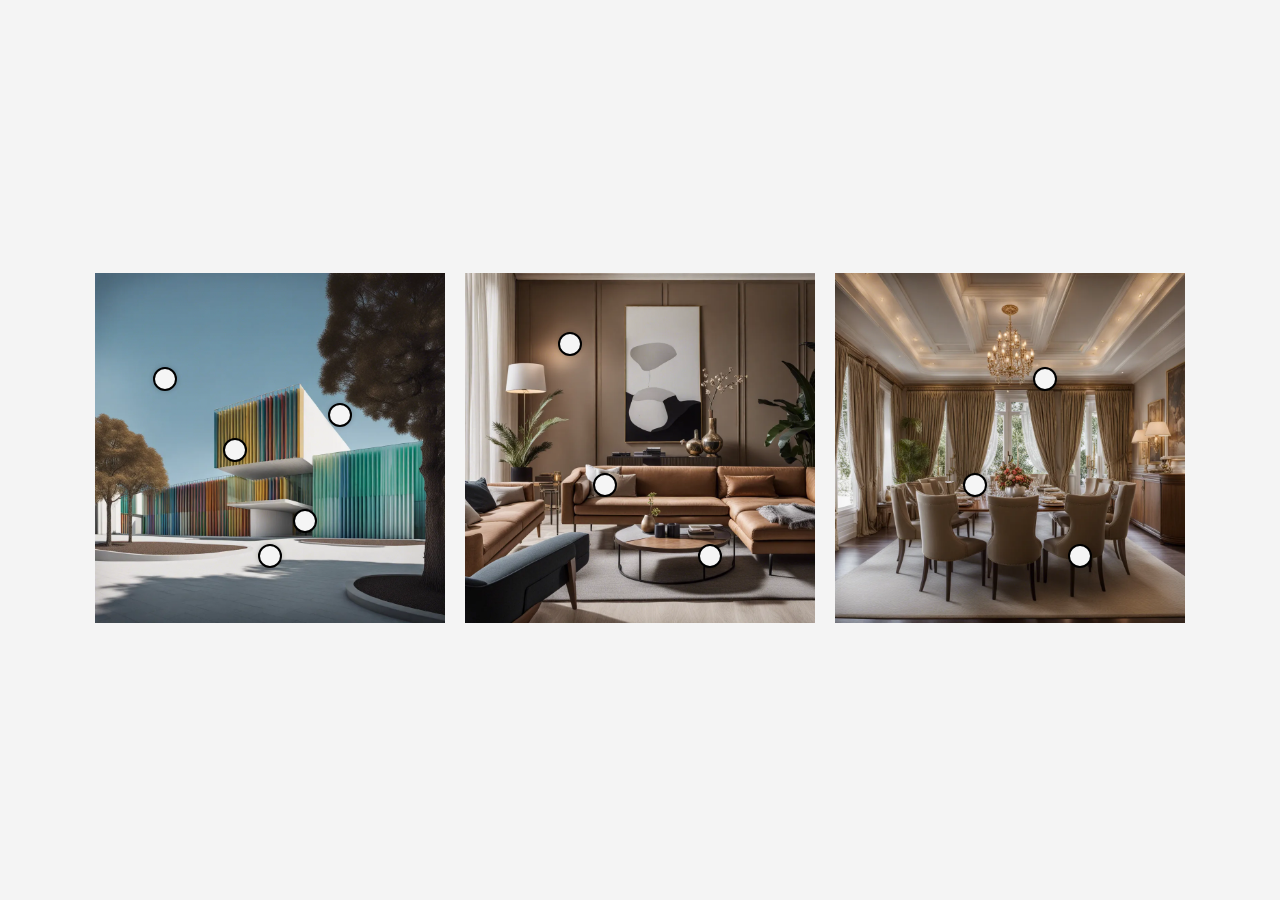
<file: landing.html>
<!DOCTYPE html>
<html lang="en">
<head>
    <meta charset="UTF-8">
    <meta name="viewport" content="width=device-width, initial-scale=1.0">
    <title>Product Prices</title>
    <link rel="stylesheet" href="styles.css">
</head>
<body>
    <div class="images-container">
        <!-- Add more product divs as needed -->
    </div>
    <div id="tooltip" class="tooltip"></div>
    <script src="script.js"></script>
</body>
</html>
</file>
<file: styles.css>
body {
    font-family: Arial, sans-serif;
    background-color: #f4f4f4;
    display: flex;
    justify-content: center;
    align-items: center;
    height: 100vh;
    margin: 0;
}

.images-container {
    display: flex;
    flex-wrap: wrap;
    justify-content: space-between;
    max-width: 1200px;
}

.container {
    position: relative;
    margin: 10px;
}

.product-image {
    width: 100%;
    max-width: 350px;
}

.product {
    position: absolute;
    width: 20px;
    height: 20px;
    background-color: whitesmoke;
    border-radius: 50%;
    cursor: pointer;
    transform: translate(-50%, -50%);
    border: 2px solid black;
    box-shadow: 0 0 5px rgba(0, 0, 0, 0.2);
}

.product:hover {
    background-color: black;
    border-color: white;
}

.tooltip {
    position: absolute;
    background-color: rgba(255, 255, 255, 0.9);
    border: 1px solid #ddd;
    padding: 10px;
    border-radius: 5px;
    box-shadow: 0 2px 5px rgba(0, 0, 0, 0.1);
    text-align: center;
    font-size: 14px;
    color: #333;
    display: none;
    pointer-events: none;
}
</file>
